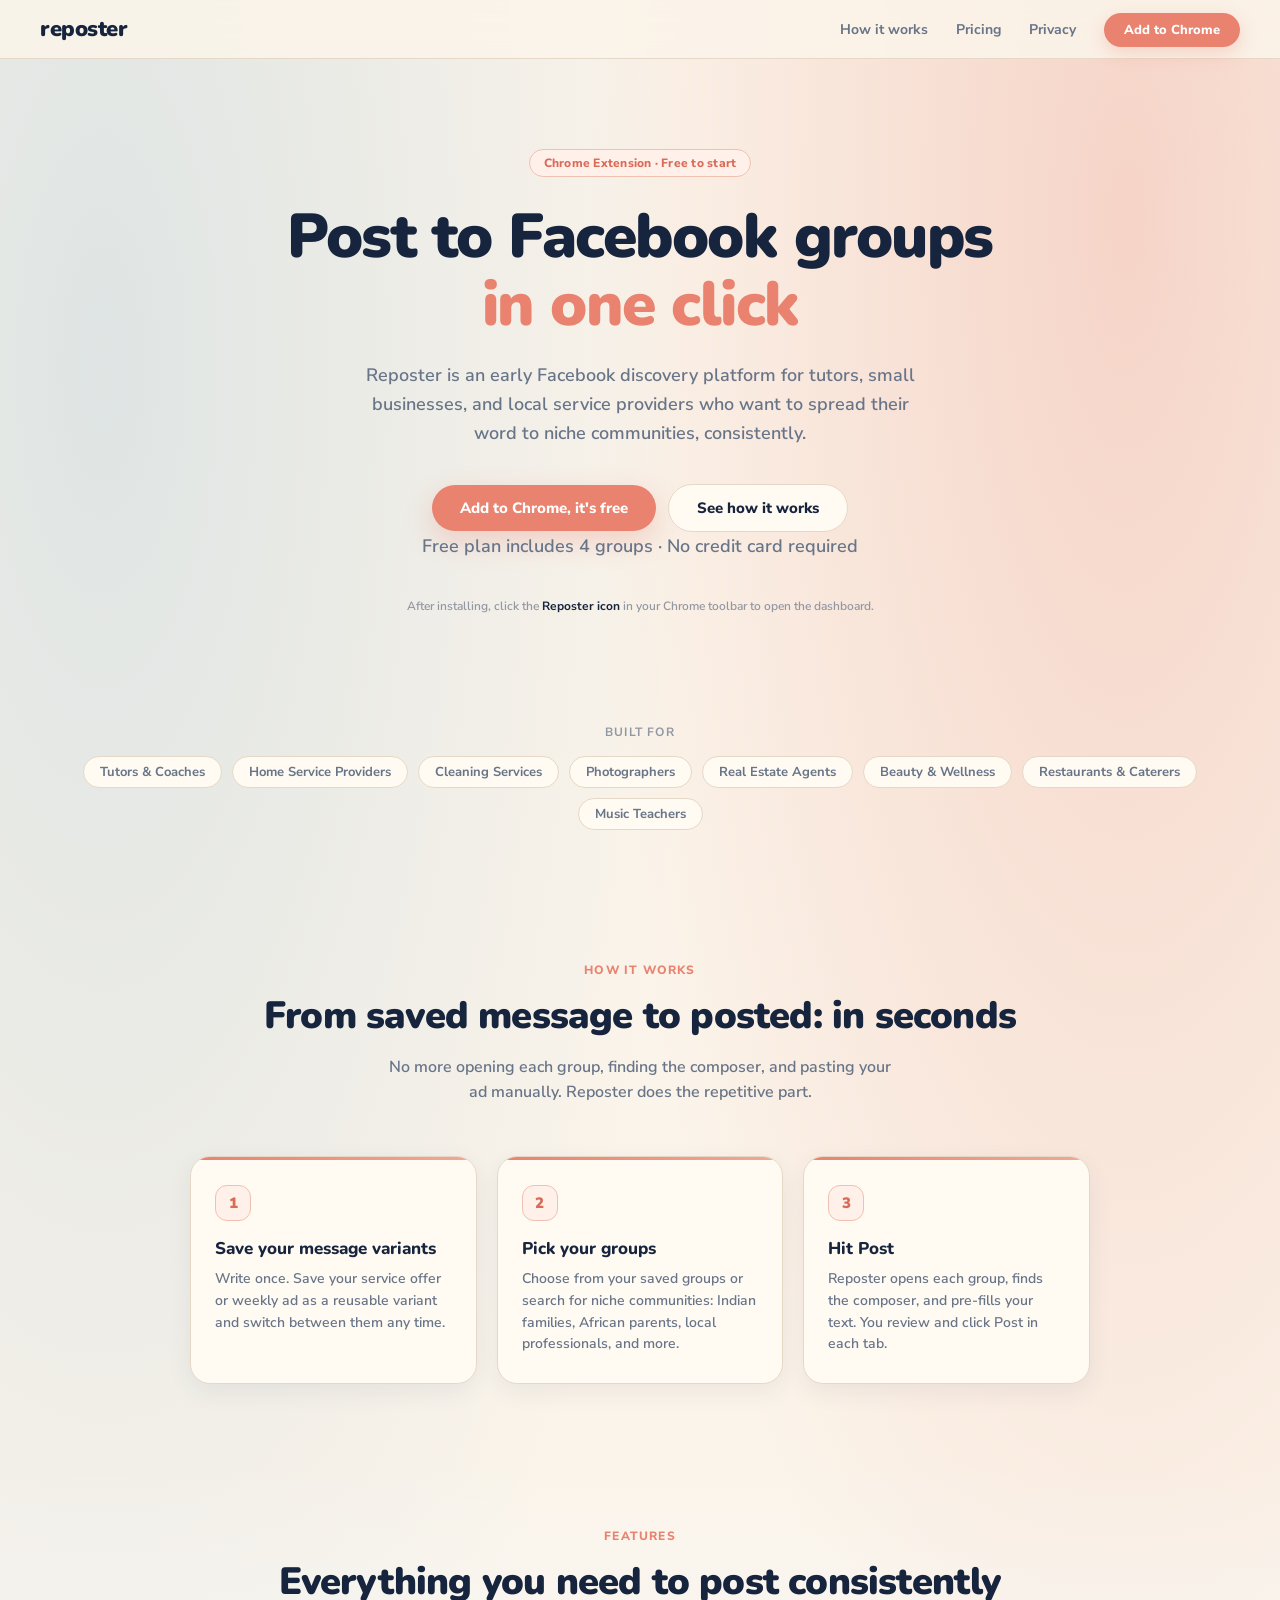
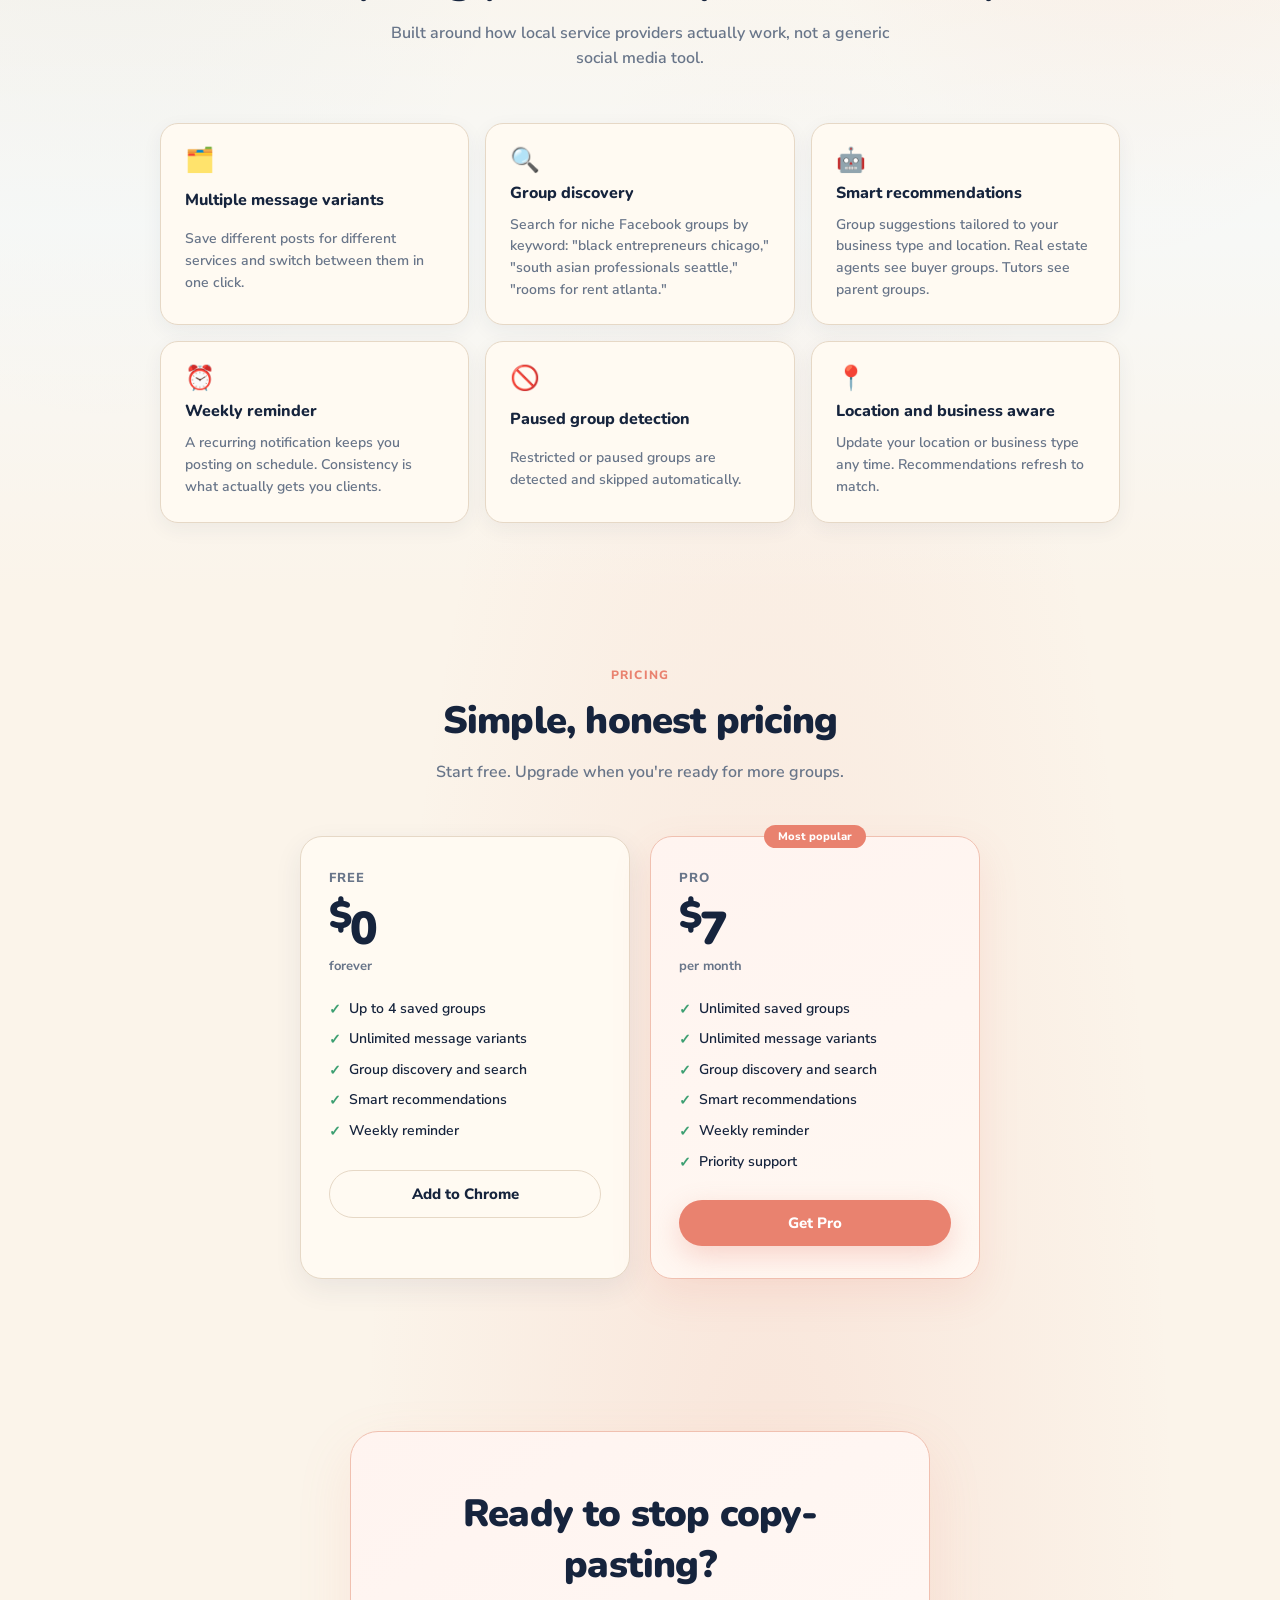
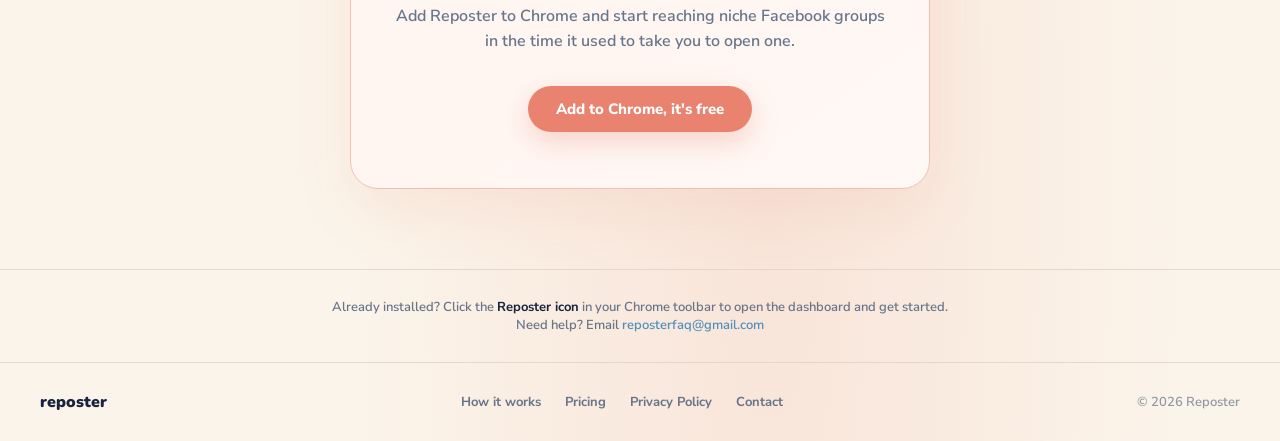
<file: index.html>
<!DOCTYPE html>
<html lang="en">
<head>
  <meta charset="UTF-8" />
  <meta name="viewport" content="width=device-width, initial-scale=1.0" />
  <title>Reposter — Post to Facebook Groups in One Click</title>
  <meta name="description" content="Reposter helps tutors, small businesses, and local service providers reach niche Facebook groups consistently." />
  <link rel="preconnect" href="https://fonts.googleapis.com" />
  <link href="https://fonts.googleapis.com/css2?family=Nunito:wght@400;600;700;800;900&family=Nunito+Sans:wght@400;600;700&display=swap" rel="stylesheet" />
  <style>
    *, *::before, *::after { box-sizing: border-box; margin: 0; padding: 0; }

    :root {
      --bg: #fbf4ea;
      --surface: #fffaf2;
      --surface-2: #f4fbff;
      --border: #e6d8c6;
      --text: #16243d;
      --muted: #687589;
      --subtle: #9298a3;
      --accent: #4c8fbd;
      --accent-strong: #2d78b7;
      --accent-deep: #1f5f96;
      --coral: #e9826f;
      --coral-mid: #d96b57;
      --coral-soft: #fff0ea;
      --coral-border: #f0c0b0;
      --success: #3d9f72;
    }

    html { scroll-behavior: smooth; }

    body {
      font-family: "Nunito Sans", "Nunito", sans-serif;
      background:
        radial-gradient(ellipse at 8% 10%, rgba(94,158,199,0.18) 0%, transparent 36%),
        radial-gradient(ellipse at 88% 6%, rgba(233,130,111,0.28) 0%, transparent 34%),
        radial-gradient(ellipse at 60% 92%, rgba(233,130,111,0.14) 0%, transparent 38%),
        var(--bg);
      color: var(--text);
      min-height: 100vh;
      overflow-x: hidden;
    }

    a { color: var(--accent); text-decoration: none; }
    a:hover { color: var(--accent-deep); }

    /* NAV */
    nav {
      position: sticky;
      top: 0;
      z-index: 50;
      display: flex;
      align-items: center;
      justify-content: space-between;
      padding: 14px 40px;
      background: rgba(251,244,234,0.88);
      backdrop-filter: blur(12px);
      border-bottom: 1px solid var(--border);
    }

    .nav-brand {
      font-family: "Nunito", sans-serif;
      font-size: 22px;
      font-weight: 900;
      color: var(--text);
      letter-spacing: -0.5px;
    }

    .nav-links {
      display: flex;
      align-items: center;
      gap: 28px;
      font-size: 14px;
      font-weight: 700;
      list-style: none;
    }

    .nav-links a { color: var(--muted); }
    .nav-links a:hover { color: var(--text); }

    .nav-cta {
      padding: 8px 20px;
      background: var(--coral);
      color: white !important;
      border-radius: 999px;
      font-weight: 800;
      font-size: 13px;
      box-shadow: 0 6px 18px rgba(233,130,111,0.28);
      transition: background 0.15s;
    }

    .nav-cta:hover { background: var(--coral-mid) !important; color: white !important; }

    /* HERO */
    .hero {
      max-width: 820px;
      margin: 0 auto;
      padding: 90px 32px 72px;
      text-align: center;
    }

    .hero-badge {
      display: inline-flex;
      align-items: center;
      gap: 6px;
      padding: 5px 14px;
      background: var(--coral-soft);
      border: 1px solid var(--coral-border);
      border-radius: 999px;
      font-size: 12px;
      font-weight: 800;
      color: var(--coral-mid);
      margin-bottom: 26px;
      letter-spacing: 0.02em;
    }

    .hero h1 {
      font-family: "Nunito", sans-serif;
      font-size: clamp(36px, 6vw, 62px);
      font-weight: 900;
      line-height: 1.1;
      letter-spacing: -1.5px;
      margin-bottom: 22px;
      color: var(--text);
    }

    .hero h1 em {
      font-style: normal;
      color: var(--coral);
    }

    .hero p {
      font-size: 18px;
      color: var(--muted);
      line-height: 1.6;
      max-width: 580px;
      margin: 0 auto 36px;
      font-weight: 600;
    }

    .hero-actions {
      display: flex;
      align-items: center;
      justify-content: center;
      gap: 12px;
      flex-wrap: wrap;
    }

    .btn-primary {
      padding: 13px 28px;
      background: var(--coral);
      color: white;
      border-radius: 999px;
      font-weight: 800;
      font-size: 15px;
      box-shadow: 0 10px 28px rgba(233,130,111,0.3);
      transition: transform 0.15s, background 0.15s;
      display: inline-block;
    }

    .btn-primary:hover {
      color: white;
      background: var(--coral-mid);
      transform: translateY(-1px);
    }

    .btn-secondary {
      padding: 13px 28px;
      background: var(--surface);
      color: var(--text);
      border: 1px solid var(--border);
      border-radius: 999px;
      font-weight: 800;
      font-size: 15px;
      transition: border-color 0.15s, background 0.15s;
      display: inline-block;
    }

    .btn-secondary:hover {
      color: var(--text);
      background: #edf8fc;
      border-color: #b9d4e3;
    }

    .hero-note {
      margin-top: 18px;
      font-size: 13px;
      color: var(--subtle);
      font-weight: 600;
    }

    /* PROOF STRIP */
    .proof-strip {
      text-align: center;
      padding: 0 32px 60px;
    }

    .proof-strip p {
      font-size: 12px;
      color: var(--subtle);
      font-weight: 700;
      margin-bottom: 16px;
      text-transform: uppercase;
      letter-spacing: 0.1em;
    }

    .proof-pills {
      display: flex;
      flex-wrap: wrap;
      justify-content: center;
      gap: 10px;
    }

    .proof-pill {
      padding: 6px 16px;
      background: var(--surface);
      border: 1px solid var(--border);
      border-radius: 999px;
      font-size: 13px;
      font-weight: 700;
      color: var(--muted);
    }

    /* SECTIONS */
    section { padding: 72px 32px; }

    .section-label {
      text-align: center;
      font-size: 12px;
      font-weight: 800;
      color: var(--coral);
      text-transform: uppercase;
      letter-spacing: 0.1em;
      margin-bottom: 12px;
    }

    h2 {
      font-family: "Nunito", sans-serif;
      font-size: clamp(26px, 4vw, 38px);
      font-weight: 900;
      letter-spacing: -0.8px;
      text-align: center;
      margin-bottom: 14px;
    }

    .section-sub {
      text-align: center;
      color: var(--muted);
      font-size: 16px;
      font-weight: 600;
      max-width: 520px;
      margin: 0 auto 52px;
      line-height: 1.55;
    }

    /* HOW IT WORKS */
    .steps {
      display: grid;
      grid-template-columns: repeat(auto-fit, minmax(220px, 1fr));
      gap: 20px;
      max-width: 900px;
      margin: 0 auto;
    }

    .step {
      background: var(--surface);
      border: 1px solid var(--border);
      border-radius: 20px;
      padding: 28px 24px;
      box-shadow: 0 8px 24px rgba(41,54,83,0.07);
      position: relative;
      overflow: hidden;
    }

    .step::before {
      content: "";
      position: absolute;
      top: 0; left: 0; right: 0;
      height: 3px;
      background: linear-gradient(90deg, var(--coral), #f0a896);
    }

    .step-num {
      width: 36px;
      height: 36px;
      border-radius: 12px;
      background: var(--coral-soft);
      border: 1px solid var(--coral-border);
      display: flex;
      align-items: center;
      justify-content: center;
      font-size: 15px;
      font-weight: 900;
      color: var(--coral-mid);
      margin-bottom: 16px;
    }

    .step h3 {
      font-family: "Nunito", sans-serif;
      font-size: 17px;
      font-weight: 800;
      margin-bottom: 8px;
    }

    .step p {
      font-size: 14px;
      color: var(--muted);
      line-height: 1.55;
      font-weight: 600;
    }

    /* FEATURES */
    .features-bg {
      background: linear-gradient(180deg, transparent, rgba(244,251,255,0.6), transparent);
    }

    .features-grid {
      display: grid;
      grid-template-columns: repeat(auto-fit, minmax(260px, 1fr));
      gap: 16px;
      max-width: 960px;
      margin: 0 auto;
    }

    .feature {
      background: var(--surface);
      border: 1px solid var(--border);
      border-radius: 18px;
      padding: 24px;
      box-shadow: 0 6px 20px rgba(41,54,83,0.06);
      display: grid;
      gap: 10px;
    }

    .feature-icon { font-size: 24px; line-height: 1; }

    .feature h3 {
      font-family: "Nunito", sans-serif;
      font-size: 16px;
      font-weight: 800;
    }

    .feature p {
      font-size: 14px;
      color: var(--muted);
      line-height: 1.55;
      font-weight: 600;
    }

    /* PRICING */
    .pricing-grid {
      display: grid;
      grid-template-columns: repeat(auto-fit, minmax(280px, 1fr));
      gap: 20px;
      max-width: 680px;
      margin: 0 auto;
    }

    .plan {
      background: var(--surface);
      border: 1px solid var(--border);
      border-radius: 22px;
      padding: 32px 28px;
      box-shadow: 0 10px 28px rgba(41,54,83,0.08);
    }

    .plan.featured {
      background: linear-gradient(160deg, #fff4f0, #fff8f2);
      border-color: var(--coral-border);
      box-shadow: 0 16px 40px rgba(233,130,111,0.14);
      position: relative;
    }

    .plan-badge {
      position: absolute;
      top: -12px;
      left: 50%;
      transform: translateX(-50%);
      padding: 4px 14px;
      background: var(--coral);
      color: white;
      border-radius: 999px;
      font-size: 11px;
      font-weight: 800;
      white-space: nowrap;
    }

    .plan-name {
      font-size: 13px;
      font-weight: 800;
      color: var(--muted);
      text-transform: uppercase;
      letter-spacing: 0.08em;
      margin-bottom: 10px;
    }

    .plan-price {
      font-family: "Nunito", sans-serif;
      font-size: 46px;
      font-weight: 900;
      letter-spacing: -2px;
      line-height: 1;
      margin-bottom: 4px;
    }

    .plan-period {
      font-size: 13px;
      color: var(--muted);
      font-weight: 700;
      margin-bottom: 24px;
    }

    .plan-features {
      list-style: none;
      display: grid;
      gap: 10px;
      margin-bottom: 28px;
    }

    .plan-features li {
      display: flex;
      align-items: flex-start;
      gap: 8px;
      font-size: 14px;
      font-weight: 600;
      color: var(--text);
      line-height: 1.4;
    }

    .plan-features li::before {
      content: "✓";
      color: var(--success);
      font-weight: 900;
      flex-shrink: 0;
      margin-top: 1px;
    }

    /* CTA */
    .cta-section {
      text-align: center;
      padding: 80px 32px;
    }

    .cta-card {
      max-width: 580px;
      margin: 0 auto;
      background: linear-gradient(145deg, #fff4f0, #fff8f4);
      border: 1px solid var(--coral-border);
      border-radius: 28px;
      padding: 56px 40px;
      box-shadow: 0 20px 56px rgba(233,130,111,0.12);
    }

    .cta-card h2 { margin-bottom: 14px; }

    .cta-card p {
      color: var(--muted);
      font-size: 16px;
      font-weight: 600;
      margin-bottom: 32px;
      line-height: 1.55;
    }

    /* FOOTER */
    footer {
      border-top: 1px solid var(--border);
      padding: 28px 40px;
      display: flex;
      align-items: center;
      justify-content: space-between;
      flex-wrap: wrap;
      gap: 12px;
    }

    .footer-brand {
      font-family: "Nunito", sans-serif;
      font-weight: 900;
      font-size: 16px;
      color: var(--text);
    }

    .footer-links {
      display: flex;
      gap: 24px;
      font-size: 13px;
      font-weight: 700;
    }

    .footer-links a { color: var(--muted); }
    .footer-links a:hover { color: var(--text); }

    .footer-copy {
      font-size: 13px;
      color: var(--subtle);
      font-weight: 600;
    }

    /* ANIMATIONS */
    @keyframes fadeUp {
      from { opacity: 0; transform: translateY(22px); }
      to   { opacity: 1; transform: translateY(0); }
    }

    .hero-badge   { animation: fadeUp 0.5s ease both; }
    .hero h1      { animation: fadeUp 0.5s ease 0.1s both; }
    .hero p       { animation: fadeUp 0.5s ease 0.2s both; }
    .hero-actions { animation: fadeUp 0.5s ease 0.3s both; }
    .hero-note    { animation: fadeUp 0.5s ease 0.4s both; }

    @media (max-width: 600px) {
      nav { padding: 12px 20px; }
      .nav-links { gap: 14px; }
      section { padding: 52px 20px; }
      .cta-card { padding: 36px 24px; }
      footer { flex-direction: column; text-align: center; padding: 24px 20px; }
    }
  </style>
</head>
<body>

  <nav>
    <span class="nav-brand">reposter</span>
    <ul class="nav-links">
      <li><a href="#how-it-works">How it works</a></li>
      <li><a href="#pricing">Pricing</a></li>
      <li><a href="privacy.html">Privacy</a></li>
      <li><a href="https://chromewebstore.google.com/detail/reposter/klcefljmljgkojnjffjhpbmocnjdphlp" class="nav-cta">Add to Chrome</a></li>
    </ul>
  </nav>

  <!-- HERO -->
  <section class="hero">
    <div class="hero-badge">Chrome Extension · Free to start</div>
    <h1>Post to Facebook groups<br /><em>in one click</em></h1>
    <p>Reposter is an early Facebook discovery platform for tutors, small businesses, and local service providers who want to spread their word to niche communities, consistently.</p>
    <div class="hero-actions">
      <a href="https://chromewebstore.google.com/detail/reposter/klcefljmljgkojnjffjhpbmocnjdphlp" class="btn-primary">Add to Chrome, it's free</a>
      <a href="#how-it-works" class="btn-secondary">See how it works</a>
    </div>
    <p class="hero-note">Free plan includes 4 groups · No credit card required</p>
    <p style="margin-top:10px;font-size:12px;color:var(--subtle);font-weight:600;">After installing, click the <strong style="color:var(--text);">Reposter icon</strong> in your Chrome toolbar to open the dashboard.</p>
  </section>

  <!-- PROOF STRIP -->
  <div class="proof-strip">
    <p>Built for</p>
    <div class="proof-pills">
      <span class="proof-pill">Tutors &amp; Coaches</span>
      <span class="proof-pill">Home Service Providers</span>
      <span class="proof-pill">Cleaning Services</span>
      <span class="proof-pill">Photographers</span>
      <span class="proof-pill">Real Estate Agents</span>
      <span class="proof-pill">Beauty &amp; Wellness</span>
      <span class="proof-pill">Restaurants &amp; Caterers</span>
      <span class="proof-pill">Music Teachers</span>
    </div>
  </div>

  <!-- HOW IT WORKS -->
  <section id="how-it-works">
    <p class="section-label">How it works</p>
    <h2>From saved message to posted: in seconds</h2>
    <p class="section-sub">No more opening each group, finding the composer, and pasting your ad manually. Reposter does the repetitive part.</p>
    <div class="steps">
      <div class="step">
        <div class="step-num">1</div>
        <h3>Save your message variants</h3>
        <p>Write once. Save your service offer or weekly ad as a reusable variant and switch between them any time.</p>
      </div>
      <div class="step">
        <div class="step-num">2</div>
        <h3>Pick your groups</h3>
        <p>Choose from your saved groups or search for niche communities: Indian families, African parents, local professionals, and more.</p>
      </div>
      <div class="step">
        <div class="step-num">3</div>
        <h3>Hit Post</h3>
        <p>Reposter opens each group, finds the composer, and pre-fills your text. You review and click Post in each tab.</p>
      </div>
    </div>
  </section>

  <!-- FEATURES -->
  <section class="features-bg">
    <p class="section-label">Features</p>
    <h2>Everything you need to post consistently</h2>
    <p class="section-sub">Built around how local service providers actually work, not a generic social media tool.</p>
    <div class="features-grid">
      <div class="feature">
        <div class="feature-icon">🗂️</div>
        <h3>Multiple message variants</h3>
        <p>Save different posts for different services and switch between them in one click.</p>
      </div>
      <div class="feature">
        <div class="feature-icon">🔍</div>
        <h3>Group discovery</h3>
        <p>Search for niche Facebook groups by keyword: "black entrepreneurs chicago," "south asian professionals seattle," "rooms for rent atlanta."</p>
      </div>
      <div class="feature">
        <div class="feature-icon">🤖</div>
        <h3>Smart recommendations</h3>
        <p>Group suggestions tailored to your business type and location. Real estate agents see buyer groups. Tutors see parent groups.</p>
      </div>
      <div class="feature">
        <div class="feature-icon">⏰</div>
        <h3>Weekly reminder</h3>
        <p>A recurring notification keeps you posting on schedule. Consistency is what actually gets you clients.</p>
      </div>
      <div class="feature">
        <div class="feature-icon">🚫</div>
        <h3>Paused group detection</h3>
        <p>Restricted or paused groups are detected and skipped automatically.</p>
      </div>
      <div class="feature">
        <div class="feature-icon">📍</div>
        <h3>Location and business aware</h3>
        <p>Update your location or business type any time. Recommendations refresh to match.</p>
      </div>
    </div>
  </section>

  <!-- PRICING -->
  <section id="pricing">
    <p class="section-label">Pricing</p>
    <h2>Simple, honest pricing</h2>
    <p class="section-sub">Start free. Upgrade when you're ready for more groups.</p>
    <div class="pricing-grid">
      <div class="plan">
        <p class="plan-name">Free</p>
        <div class="plan-price"><sup>$</sup>0</div>
        <p class="plan-period">forever</p>
        <ul class="plan-features">
          <li>Up to 4 saved groups</li>
          <li>Unlimited message variants</li>
          <li>Group discovery and search</li>
          <li>Smart recommendations</li>
          <li>Weekly reminder</li>
        </ul>
        <a href="https://chromewebstore.google.com/detail/reposter/klcefljmljgkojnjffjhpbmocnjdphlp" class="btn-secondary" style="display:block;text-align:center;">Add to Chrome</a>
      </div>
      <div class="plan featured">
        <div class="plan-badge">Most popular</div>
        <p class="plan-name">Pro</p>
        <div class="plan-price"><sup>$</sup>7</div>
        <p class="plan-period">per month</p>
        <ul class="plan-features">
          <li>Unlimited saved groups</li>
          <li>Unlimited message variants</li>
          <li>Group discovery and search</li>
          <li>Smart recommendations</li>
          <li>Weekly reminder</li>
          <li>Priority support</li>
        </ul>
        <a href="https://chromewebstore.google.com/detail/reposter/klcefljmljgkojnjffjhpbmocnjdphlp" class="btn-primary" style="display:block;text-align:center;">Get Pro</a>
      </div>
    </div>
  </section>

  <!-- CTA -->
  <section class="cta-section">
    <div class="cta-card">
      <h2>Ready to stop copy-pasting?</h2>
      <p>Add Reposter to Chrome and start reaching niche Facebook groups in the time it used to take you to open one.</p>
      <a href="https://chromewebstore.google.com/detail/reposter/klcefljmljgkojnjffjhpbmocnjdphlp" class="btn-primary">Add to Chrome, it's free</a>
    </div>
  </section>

  <div style="text-align:center;padding:28px 32px;border-top:1px solid var(--border);">
    <p style="font-size:13px;color:var(--muted);font-weight:600;">
      Already installed? Click the <strong style="color:var(--text);">Reposter icon</strong> in your Chrome toolbar to open the dashboard and get started.
      <br/>Need help? Email <a href="mailto:reposterfaq@gmail.com" style="color:var(--accent);">reposterfaq@gmail.com</a>
    </p>
  </div>
  <footer>
    <span class="footer-brand">reposter</span>
    <div class="footer-links">
      <a href="#how-it-works">How it works</a>
      <a href="#pricing">Pricing</a>
      <a href="privacy.html">Privacy Policy</a>
      <a href="mailto:reposterfaq@gmail.com">Contact</a>
    </div>
    <span class="footer-copy">© 2026 Reposter</span>
  </footer>

</body>
</html>
</file>
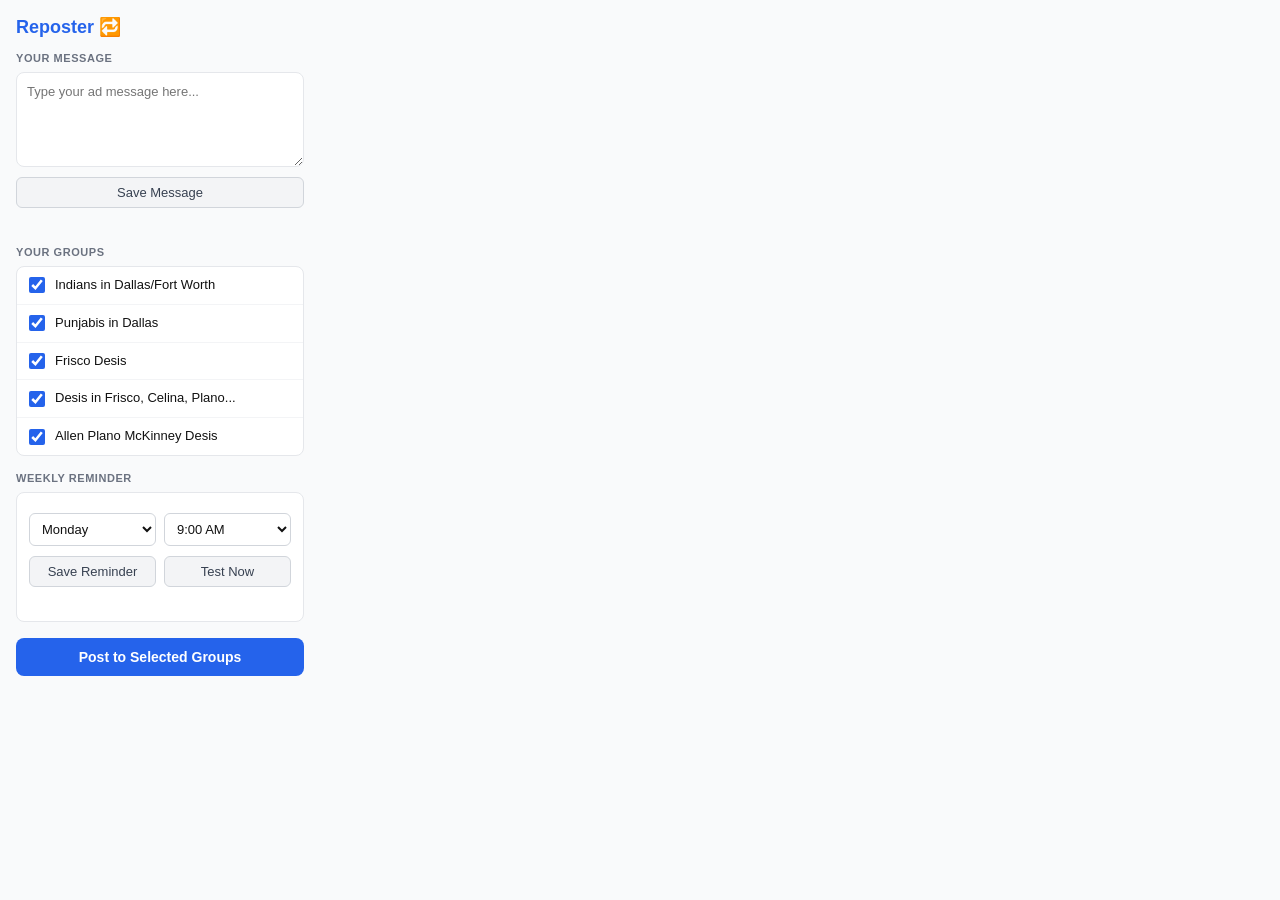
<file: popup.html>
<!DOCTYPE html>
<html>
  <head>
    <meta charset="UTF-8" />
    <style>
      * { box-sizing: border-box; margin: 0; padding: 0; }

      body {
        width: 320px;
        padding: 16px;
        font-family: Arial, sans-serif;
        background: #f9fafb;
        color: #111;
      }

      h1 {
        font-size: 18px;
        color: #2563eb;
        margin-bottom: 14px;
      }

      .section-label {
        font-size: 11px;
        font-weight: bold;
        text-transform: uppercase;
        color: #6b7280;
        margin-bottom: 8px;
        letter-spacing: 0.05em;
      }

      textarea {
        width: 100%;
        padding: 10px;
        border: 1px solid #e5e7eb;
        border-radius: 8px;
        font-size: 13px;
        font-family: Arial, sans-serif;
        resize: vertical;
        color: #111;
        background: white;
        line-height: 1.4;
      }

      .group-list {
        background: white;
        border: 1px solid #e5e7eb;
        border-radius: 8px;
        overflow: hidden;
        margin-bottom: 16px;
      }

      .group-item {
        display: flex;
        align-items: center;
        gap: 10px;
        padding: 10px 12px;
        border-bottom: 1px solid #f3f4f6;
        cursor: pointer;
      }

      .group-item:last-child { border-bottom: none; }

      .group-item input[type="checkbox"] {
        width: 16px;
        height: 16px;
        accent-color: #2563eb;
        cursor: pointer;
        flex-shrink: 0;
      }

      .group-item label {
        font-size: 13px;
        cursor: pointer;
        line-height: 1.3;
      }

      .reminder-box {
        background: white;
        border: 1px solid #e5e7eb;
        border-radius: 8px;
        padding: 12px;
        margin-bottom: 16px;
      }

      .reminder-row {
        display: flex;
        gap: 8px;
        margin-top: 8px;
      }

      select {
        flex: 1;
        padding: 7px 8px;
        border: 1px solid #d1d5db;
        border-radius: 6px;
        font-size: 13px;
        background: white;
        color: #111;
        cursor: pointer;
      }

      .btn-row {
        display: flex;
        gap: 8px;
        margin-top: 10px;
      }

      .save-btn {
        flex: 1;
        padding: 7px;
        background: #f3f4f6;
        color: #374151;
        border: 1px solid #d1d5db;
        border-radius: 6px;
        font-size: 13px;
        cursor: pointer;
      }

      .save-btn:hover { background: #e5e7eb; }

      .saved-msg {
        font-size: 12px;
        color: #16a34a;
        text-align: center;
        margin-top: 6px;
        min-height: 16px;
      }

      .post-btn {
        width: 100%;
        padding: 11px;
        background: #2563eb;
        color: white;
        border: none;
        border-radius: 8px;
        font-size: 14px;
        font-weight: bold;
        cursor: pointer;
      }

      .post-btn:hover { background: #1d4ed8; }
      .post-btn:disabled { background: #93c5fd; cursor: not-allowed; }

      .status {
        font-size: 12px;
        color: #6b7280;
        text-align: center;
        margin-top: 8px;
        min-height: 16px;
      }
    </style>
  </head>
  <body>
    <h1>Reposter 🔁</h1>

    <div class="section-label">Your Message</div>
    <div style="margin-bottom: 16px;">
      <textarea id="postText" rows="4" placeholder="Type your ad message here..."></textarea>
      <button class="save-btn" id="saveMessage" style="width:100%; margin-top:6px;">Save Message</button>
      <div class="saved-msg" id="messageSaved"></div>
    </div>

    <div class="section-label">Your Groups</div>
    <div class="group-list">
      <div class="group-item">
        <input type="checkbox" id="g1" checked />
        <label for="g1">Indians in Dallas/Fort Worth</label>
      </div>
      <div class="group-item">
        <input type="checkbox" id="g2" checked />
        <label for="g2">Punjabis in Dallas</label>
      </div>
      <div class="group-item">
        <input type="checkbox" id="g3" checked />
        <label for="g3">Frisco Desis</label>
      </div>
      <div class="group-item">
        <input type="checkbox" id="g4" checked />
        <label for="g4">Desis in Frisco, Celina, Plano...</label>
      </div>
      <div class="group-item">
        <input type="checkbox" id="g5" checked />
        <label for="g5">Allen Plano McKinney Desis</label>
      </div>
    </div>

    <div class="section-label">Weekly Reminder</div>
    <div class="reminder-box">
      <div class="reminder-row">
        <select id="reminderDay">
          <option value="0">Sunday</option>
          <option value="1" selected>Monday</option>
          <option value="2">Tuesday</option>
          <option value="3">Wednesday</option>
          <option value="4">Thursday</option>
          <option value="5">Friday</option>
          <option value="6">Saturday</option>
        </select>
        <select id="reminderTime">
          <option value="6">6:00 AM</option>
          <option value="7">7:00 AM</option>
          <option value="8">8:00 AM</option>
          <option value="9" selected>9:00 AM</option>
          <option value="10">10:00 AM</option>
          <option value="11">11:00 AM</option>
          <option value="12">12:00 PM</option>
          <option value="13">1:00 PM</option>
          <option value="14">2:00 PM</option>
          <option value="15">3:00 PM</option>
          <option value="16">4:00 PM</option>
          <option value="17">5:00 PM</option>
          <option value="18">6:00 PM</option>
          <option value="19">7:00 PM</option>
          <option value="20">8:00 PM</option>
          <option value="21">9:00 PM</option>
          <option value="22">10:00 PM</option>
          <option value="23">11:00 PM</option>
        </select>
      </div>
      <div class="btn-row">
        <button class="save-btn" id="saveReminder">Save Reminder</button>
        <button class="save-btn" id="testReminder">Test Now</button>
      </div>
      <div class="saved-msg" id="savedMsg"></div>
    </div>

    <button class="post-btn" id="postBtn">Post to Selected Groups</button>
    <div class="status" id="status"></div>

    <script src="popup.js"></script>
  </body>
</html>
</file>
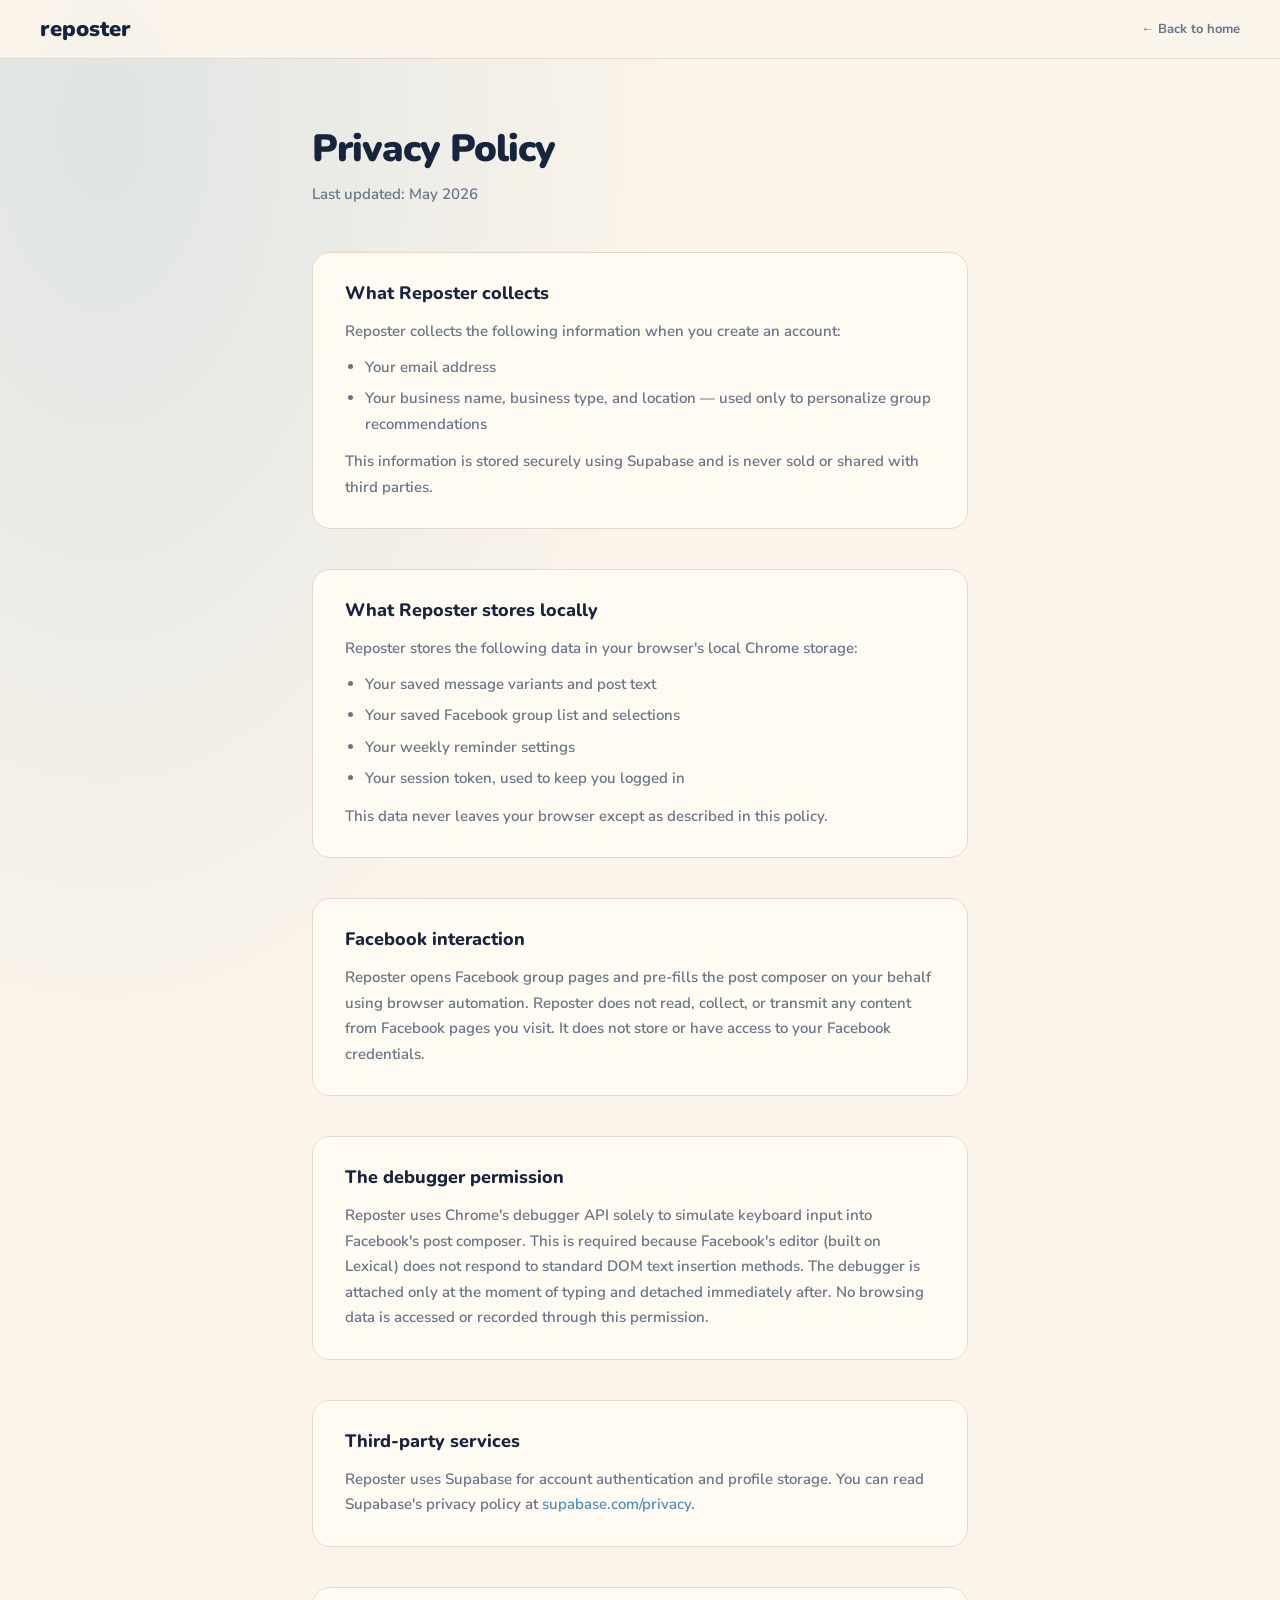
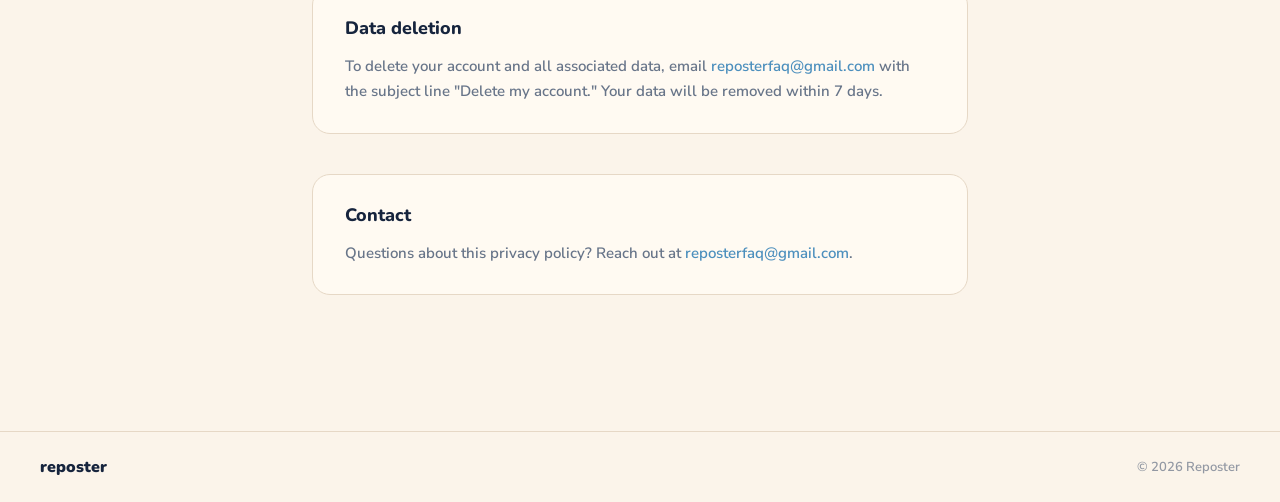
<file: privacy.html>
<!DOCTYPE html>
<html lang="en">
<head>
  <meta charset="UTF-8" />
  <meta name="viewport" content="width=device-width, initial-scale=1.0" />
  <title>Privacy Policy — Reposter</title>
  <link rel="preconnect" href="https://fonts.googleapis.com" />
  <link href="https://fonts.googleapis.com/css2?family=Nunito:wght@700;800;900&family=Nunito+Sans:wght@400;600;700&display=swap" rel="stylesheet" />
  <style>
    *, *::before, *::after { box-sizing: border-box; margin: 0; padding: 0; }

    :root {
      --bg: #fbf4ea;
      --surface: #fffaf2;
      --border: #e6d8c6;
      --text: #16243d;
      --muted: #687589;
      --subtle: #9298a3;
      --accent: #4c8fbd;
      --accent-strong: #2d78b7;
      --accent-deep: #1f5f96;
    }

    body {
      font-family: "Nunito Sans", "Nunito", sans-serif;
      background:
        radial-gradient(ellipse at 8% 6%, rgba(94,158,199,0.18) 0%, transparent 34%),
        var(--bg);
      color: var(--text);
      min-height: 100vh;
    }

    nav {
      display: flex;
      align-items: center;
      justify-content: space-between;
      padding: 14px 40px;
      border-bottom: 1px solid var(--border);
      background: rgba(251,244,234,0.9);
      backdrop-filter: blur(10px);
    }

    .nav-brand {
      font-family: "Nunito", sans-serif;
      font-size: 22px;
      font-weight: 900;
      color: var(--text);
      text-decoration: none;
    }

    .nav-back {
      font-size: 13px;
      font-weight: 700;
      color: var(--muted);
      text-decoration: none;
    }

    .nav-back:hover { color: var(--text); }

    .page {
      max-width: 720px;
      margin: 0 auto;
      padding: 64px 32px 96px;
    }

    .page-header {
      margin-bottom: 48px;
    }

    .page-header h1 {
      font-family: "Nunito", sans-serif;
      font-size: 38px;
      font-weight: 900;
      letter-spacing: -1px;
      margin-bottom: 10px;
    }

    .page-header p {
      color: var(--muted);
      font-size: 15px;
      font-weight: 600;
    }

    .policy-section {
      margin-bottom: 40px;
      background: var(--surface);
      border: 1px solid var(--border);
      border-radius: 18px;
      padding: 28px 32px;
    }

    .policy-section h2 {
      font-family: "Nunito", sans-serif;
      font-size: 18px;
      font-weight: 800;
      margin-bottom: 14px;
      color: var(--text);
    }

    .policy-section p,
    .policy-section li {
      font-size: 15px;
      color: var(--muted);
      line-height: 1.7;
      font-weight: 600;
    }

    .policy-section ul {
      padding-left: 20px;
      display: grid;
      gap: 6px;
      margin-top: 10px;
    }

    .policy-section a {
      color: var(--accent);
      text-decoration: none;
    }

    .policy-section a:hover { color: var(--accent-deep); }

    footer {
      border-top: 1px solid var(--border);
      padding: 24px 40px;
      display: flex;
      align-items: center;
      justify-content: space-between;
      flex-wrap: wrap;
      gap: 10px;
    }

    .footer-brand {
      font-family: "Nunito", sans-serif;
      font-weight: 900;
      font-size: 16px;
    }

    .footer-copy {
      font-size: 13px;
      color: var(--subtle);
      font-weight: 600;
    }
  </style>
</head>
<body>

  <nav>
    <a href="index.html" class="nav-brand">reposter</a>
    <a href="index.html" class="nav-back">← Back to home</a>
  </nav>

  <div class="page">
    <div class="page-header">
      <h1>Privacy Policy</h1>
      <p>Last updated: May 2026</p>
    </div>

    <div class="policy-section">
      <h2>What Reposter collects</h2>
      <p>Reposter collects the following information when you create an account:</p>
      <ul>
        <li>Your email address</li>
        <li>Your business name, business type, and location — used only to personalize group recommendations</li>
      </ul>
      <p style="margin-top:12px;">This information is stored securely using Supabase and is never sold or shared with third parties.</p>
    </div>

    <div class="policy-section">
      <h2>What Reposter stores locally</h2>
      <p>Reposter stores the following data in your browser's local Chrome storage:</p>
      <ul>
        <li>Your saved message variants and post text</li>
        <li>Your saved Facebook group list and selections</li>
        <li>Your weekly reminder settings</li>
        <li>Your session token, used to keep you logged in</li>
      </ul>
      <p style="margin-top:12px;">This data never leaves your browser except as described in this policy.</p>
    </div>

    <div class="policy-section">
      <h2>Facebook interaction</h2>
      <p>Reposter opens Facebook group pages and pre-fills the post composer on your behalf using browser automation. Reposter does not read, collect, or transmit any content from Facebook pages you visit. It does not store or have access to your Facebook credentials.</p>
    </div>

    <div class="policy-section">
      <h2>The debugger permission</h2>
      <p>Reposter uses Chrome's debugger API solely to simulate keyboard input into Facebook's post composer. This is required because Facebook's editor (built on Lexical) does not respond to standard DOM text insertion methods. The debugger is attached only at the moment of typing and detached immediately after. No browsing data is accessed or recorded through this permission.</p>
    </div>

    <div class="policy-section">
      <h2>Third-party services</h2>
      <p>Reposter uses Supabase for account authentication and profile storage. You can read Supabase's privacy policy at <a href="https://supabase.com/privacy" target="_blank">supabase.com/privacy</a>.</p>
    </div>

    <div class="policy-section">
      <h2>Data deletion</h2>
      <p>To delete your account and all associated data, email <a href="mailto:reposterfaq@gmail.com">reposterfaq@gmail.com</a> with the subject line "Delete my account." Your data will be removed within 7 days.</p>
    </div>

    <div class="policy-section">
      <h2>Contact</h2>
      <p>Questions about this privacy policy? Reach out at <a href="mailto:reposterfaq@gmail.com">reposterfaq@gmail.com</a>.</p>
    </div>
  </div>

  <footer>
    <span class="footer-brand">reposter</span>
    <span class="footer-copy">© 2026 Reposter</span>
  </footer>

</body>
</html>
</file>
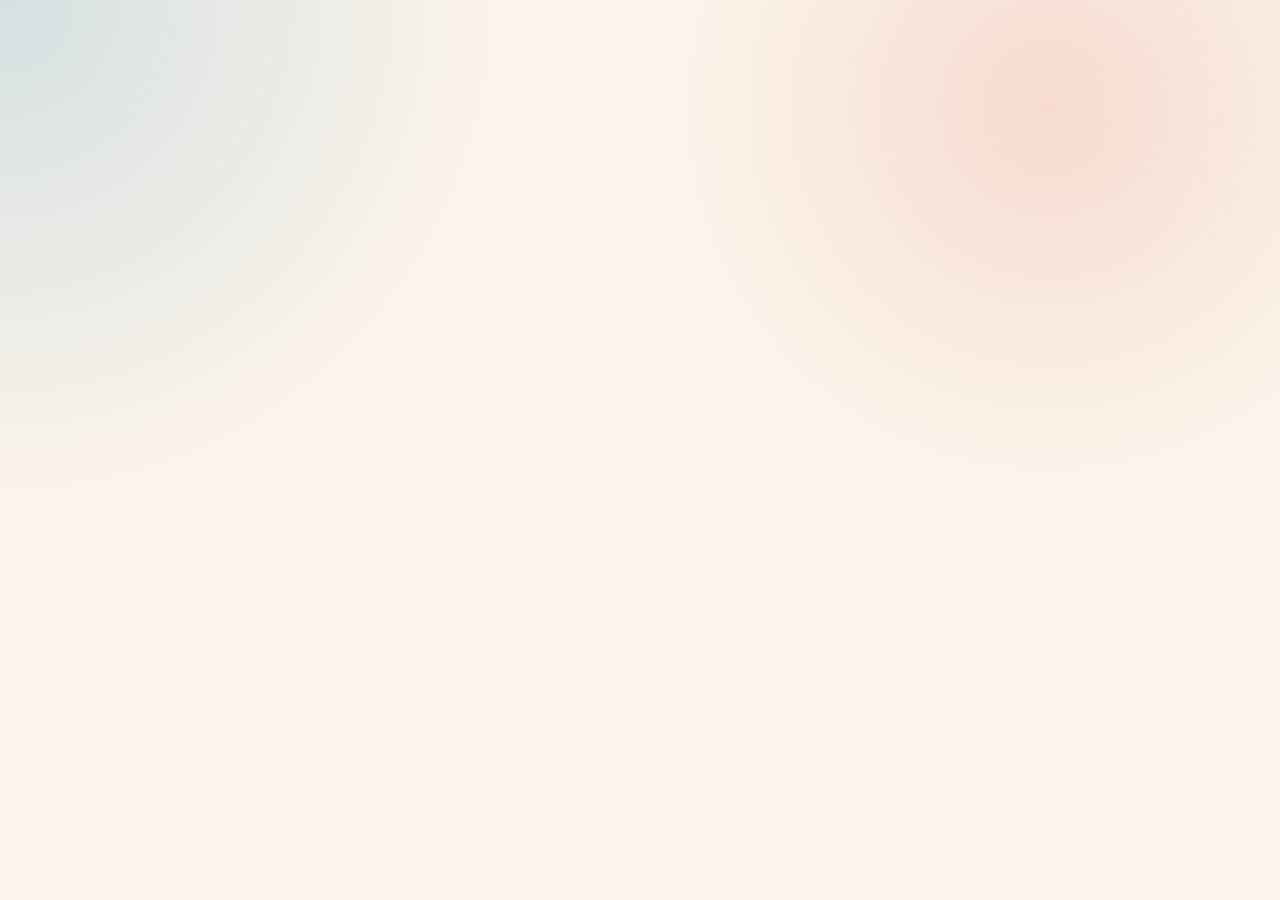
<file: chrome-extension/dashboard.html>
<!DOCTYPE html>
<html>
  <head>
    <meta charset="UTF-8" />
    <title>reposter dashboard</title>
    <link rel="preconnect" href="https://fonts.googleapis.com" />
  <link href="https://fonts.googleapis.com/css2?family=Nunito:wght@400;600;700;800;900&family=Nunito+Sans:wght@400;600;700&display=swap" rel="stylesheet" />
  <link rel="stylesheet" href="dashboard.css" />
  </head>
  <body>
    <main id="app"></main>
    <script src="supabase-config.js"></script>
    <script src="auth.js"></script>
    <script src="dashboard.js"></script>
  </body>
</html>
</file>
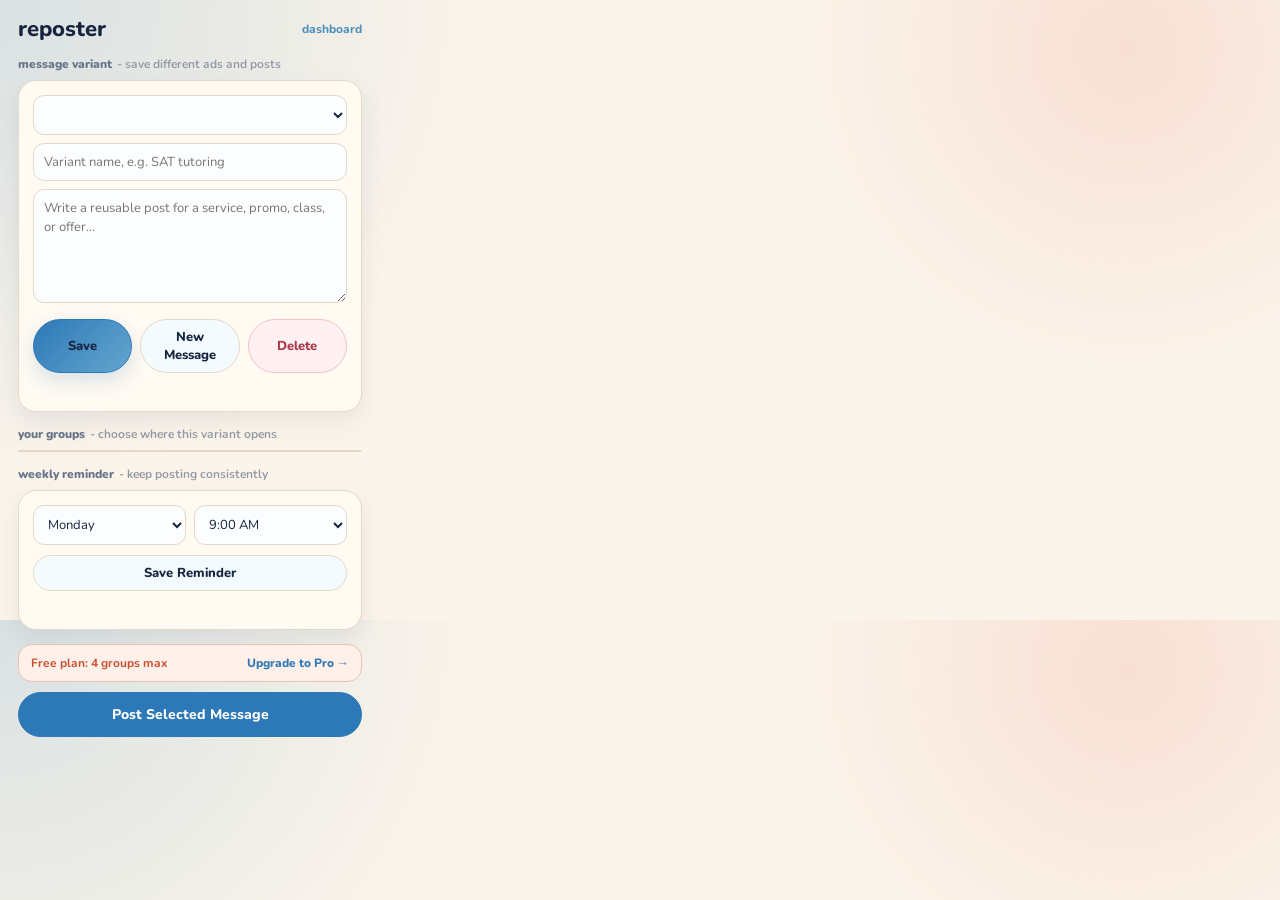
<file: chrome-extension/popup.html>
<!DOCTYPE html>
<html>
  <head>
    <meta charset="UTF-8" />
    <link rel="preconnect" href="https://fonts.googleapis.com" />
    <link href="https://fonts.googleapis.com/css2?family=Nunito:wght@400;600;700;800;900&display=swap" rel="stylesheet" />
    <style>
      * { box-sizing: border-box; margin: 0; padding: 0; }

      :root {
        color-scheme: light;
        --bg: #fbf4ea;
        --panel: #fffaf2;
        --panel-soft: #f4fbff;
        --border: #e6d8c6;
        --text: #16243d;
        --muted: #687589;
        --muted-soft: #9298a3;
        --accent: #4c8fbd;
        --accent-strong: #2d78b7;
        --accent-deep: #1f5f96;
        --coral: #e9826f;
        --danger: #c85c68;
        --success: #3d9f72;
      }

      body {
        width: 380px;
        max-height: 620px;
        overflow-y: auto;
        padding: 18px;
        font-family: "Nunito", "Nunito Sans", "Avenir Next", "Segoe UI", sans-serif;
        background:
          radial-gradient(circle at top left, rgba(94, 158, 199, 0.22), transparent 34%),
          radial-gradient(circle at 88% 8%, rgba(233, 130, 111, 0.18), transparent 26%),
          var(--bg);
        color: var(--text);
      }

      .topbar {
        display: flex;
        align-items: center;
        justify-content: space-between;
        margin-bottom: 16px;
      }

      h1 {
        font-size: 22px;
        font-weight: 800;
        line-height: 1;
        color: var(--text);
        letter-spacing: 0;
      }

      .top-note {
        color: var(--muted);
        font-size: 12px;
        font-weight: 750;
      }

      .link-button {
        padding: 0;
        background: transparent;
        border: none;
        color: var(--accent);
      }

      .link-button:hover {
        color: var(--text);
      }

      .section {
        margin-bottom: 14px;
      }

      .section-label {
        display: flex;
        align-items: center;
        gap: 5px;
        font-size: 12px;
        font-weight: 850;
        color: var(--muted);
        margin-bottom: 8px;
        letter-spacing: 0;
      }

      .section-note {
        color: var(--muted-soft);
        font-size: 12px;
        font-weight: 650;
      }

      .panel {
        background: var(--panel);
        border: 1px solid var(--border);
        border-radius: 18px;
        padding: 14px;
        box-shadow: 0 10px 24px rgba(41, 54, 83, 0.08);
      }

      input[type="text"],
      textarea,
      select {
        width: 100%;
        padding: 9px 10px;
        border: 1px solid var(--border);
        border-radius: 11px;
        font-size: 13px;
        font-family: "Nunito", "Nunito Sans", "Avenir Next", "Segoe UI", sans-serif;
        background: #fbfdff;
        color: var(--text);
        outline: none;
      }

      input[type="text"]:focus,
      textarea:focus,
      select:focus {
        border-color: var(--accent);
        box-shadow: 0 0 0 2px rgba(76, 143, 189, 0.14);
      }

      textarea {
        min-height: 108px;
        resize: vertical;
        line-height: 1.45;
        margin-top: 8px;
      }

      select {
        cursor: pointer;
      }

      .field-gap {
        margin-top: 8px;
      }

      .btn-row {
        display: flex;
        gap: 8px;
        margin-top: 10px;
      }

      button {
        border: none;
        border-radius: 999px;
        font-size: 13px;
        font-weight: 800;
        font-family: "Nunito", "Nunito Sans", "Avenir Next", "Segoe UI", sans-serif;
        cursor: pointer;
        transition: background 120ms ease, border-color 120ms ease, opacity 120ms ease;
      }

      .save-btn {
        flex: 1;
        padding: 8px;
        color: var(--text);
        background: var(--panel-soft);
        border: 1px solid var(--border);
      }

      .save-btn:hover {
        background: #ddf0f8;
        border-color: #b9d4e3;
      }

      .primary-btn {
        background: linear-gradient(135deg, var(--accent-strong), #64a6cf);
        border-color: var(--accent-strong);
        box-shadow: 0 8px 18px rgba(45, 120, 183, 0.18);
      }

      .primary-btn:hover {
        background: var(--accent-deep);
        border-color: var(--accent-deep);
      }

      .danger-btn {
        color: #a83a49;
        background: #fff0f2;
        border-color: #f3c1c8;
      }

      .danger-btn:hover {
        background: #ffe3e7;
      }

      .group-list {
        background: var(--panel);
        border: 1px solid var(--border);
        border-radius: 18px;
        overflow: hidden;
      }

      .group-item {
        display: flex;
        align-items: center;
        gap: 10px;
        padding: 10px 12px;
        border-bottom: 1px solid var(--border);
        cursor: pointer;
      }

      .group-item:last-child { border-bottom: none; }

      .group-item input[type="checkbox"] {
        width: 16px;
        height: 16px;
        accent-color: var(--accent);
        cursor: pointer;
        flex-shrink: 0;
      }

      .group-item label {
        font-size: 13px;
        cursor: pointer;
        line-height: 1.3;
        color: var(--text);
      }

      .empty-state {
        padding: 12px;
        color: var(--muted);
        font-size: 13px;
        line-height: 1.35;
      }

      .reminder-row {
        display: grid;
        grid-template-columns: 1fr 1fr;
        gap: 8px;
      }

      .saved-msg,
      .status {
        font-size: 12px;
        color: var(--muted);
        text-align: center;
        margin-top: 8px;
        min-height: 16px;
      }

      .saved-msg.success { color: var(--success); }
      .saved-msg.error,
      .status.error { color: var(--danger); }

      .post-btn {
        width: 100%;
        padding: 12px;
        background: var(--accent-strong);
        color: white;
        border: 1px solid var(--accent-strong);
        border-radius: 999px;
        font-size: 14px;
        font-weight: 800;
        font-family: "Nunito", "Nunito Sans", "Avenir Next", "Segoe UI", sans-serif;
      }

      .post-btn:hover { background: var(--accent-deep); }
      .post-btn:disabled {
        opacity: 0.55;
        cursor: not-allowed;
      }
    </style>
  </head>
  <body>
    <div class="topbar">
      <h1>reposter</h1>
      <button class="top-note link-button" id="openDashboard">dashboard</button>
    </div>

    <div class="section">
      <div class="section-label">
        <span>message variant</span>
        <span class="section-note">- save different ads and posts</span>
      </div>
      <div class="panel">
        <select id="variantSelect"></select>
        <input class="field-gap" type="text" id="variantName" placeholder="Variant name, e.g. SAT tutoring" />
        <textarea id="postText" rows="5" placeholder="Write a reusable post for a service, promo, class, or offer..."></textarea>
        <div class="btn-row">
          <button class="save-btn primary-btn" id="saveVariant">Save</button>
          <button class="save-btn" id="newVariant">New Message</button>
          <button class="save-btn danger-btn" id="deleteVariant">Delete</button>
        </div>
        <div class="saved-msg" id="messageSaved"></div>
      </div>
    </div>

    <div class="section">
      <div class="section-label">
        <span>your groups</span>
        <span class="section-note">- choose where this variant opens</span>
      </div>
      <div class="group-list" id="groupList"></div>
    </div>

    <div class="section">
      <div class="section-label">
        <span>weekly reminder</span>
        <span class="section-note">- keep posting consistently</span>
      </div>
      <div class="panel">
        <div class="reminder-row">
          <select id="reminderDay">
            <option value="0">Sunday</option>
            <option value="1" selected>Monday</option>
            <option value="2">Tuesday</option>
            <option value="3">Wednesday</option>
            <option value="4">Thursday</option>
            <option value="5">Friday</option>
            <option value="6">Saturday</option>
          </select>
          <select id="reminderTime">
            <option value="6">6:00 AM</option>
            <option value="7">7:00 AM</option>
            <option value="8">8:00 AM</option>
            <option value="9" selected>9:00 AM</option>
            <option value="10">10:00 AM</option>
            <option value="11">11:00 AM</option>
            <option value="12">12:00 PM</option>
            <option value="13">1:00 PM</option>
            <option value="14">2:00 PM</option>
            <option value="15">3:00 PM</option>
            <option value="16">4:00 PM</option>
            <option value="17">5:00 PM</option>
            <option value="18">6:00 PM</option>
            <option value="19">7:00 PM</option>
            <option value="20">8:00 PM</option>
            <option value="21">9:00 PM</option>
            <option value="22">10:00 PM</option>
            <option value="23">11:00 PM</option>
          </select>
        </div>
        <div class="btn-row">
          <button class="save-btn" id="saveReminder">Save Reminder</button>
        </div>
        <div class="saved-msg" id="savedMsg"></div>
      </div>
    </div>

    <div id="upgradeNudge" style="display:none;margin-bottom:10px;padding:10px 12px;background:#fff0ea;border:1px solid #f0c0b0;border-radius:14px;display:flex;align-items:center;justify-content:space-between;gap:8px;">
      <span style="font-size:12px;font-weight:700;color:#c85030;">Free plan: 4 groups max</span>
      <a href="https://buy.stripe.com/3cIfZha4vfNQaus1d648000" target="_blank" style="font-size:12px;font-weight:800;color:#2d78b7;white-space:nowrap;text-decoration:none;">Upgrade to Pro →</a>
    </div>
    <button class="post-btn" id="postBtn">Post Selected Message</button>
    <div class="status" id="status"></div>

    <script src="popup.js"></script>
  </body>
</html>
</file>
<file: chrome-extension/dashboard.css>
* { box-sizing: border-box; margin: 0; padding: 0; }

:root {
  color-scheme: light;
  --bg: #fbf4ea;
  --surface: #fffaf2;
  --surface-2: #f4fbff;
  --surface-3: #eaf6fb;
  --border: #e6d8c6;
  --text: #16243d;
  --muted: #687589;
  --subtle: #9298a3;
  --accent: #4c8fbd;
  --accent-strong: #2d78b7;
  --accent-deep: #1f5f96;
  --coral: #e9826f;
  --coral-soft: #fff0ea;
  --danger: #c85c68;
  --success: #3d9f72;
}

body {
  min-width: 960px;
  min-height: 100vh;
  font-family: "Nunito", "Nunito Sans", "Avenir Next", "Segoe UI", sans-serif;
  background:
    radial-gradient(circle at top left, rgba(94, 158, 199, 0.24), transparent 32%),
    radial-gradient(circle at 82% 12%, rgba(233, 130, 111, 0.22), transparent 28%),
    var(--bg);
  color: var(--text);
}

button,
input,
select,
textarea {
  font-family: "Nunito", "Nunito Sans", "Avenir Next", "Segoe UI", sans-serif;
}

button {
  cursor: pointer;
}

.auth-shell {
  min-height: 100vh;
  display: grid;
  place-items: center;
  padding: 32px;
}

.auth-card {
  width: min(880px, 100%);
  display: grid;
  grid-template-columns: 0.95fr 1.05fr;
  background: var(--surface);
  border: 1px solid var(--border);
  border-radius: 22px;
  overflow: hidden;
  box-shadow: 0 24px 60px rgba(41, 54, 83, 0.16);
}

.auth-aside {
  padding: 36px;
  background:
    linear-gradient(145deg, rgba(235, 247, 252, 0.96), rgba(255, 240, 234, 0.92));
  border-right: 1px solid var(--border);
}

.brand {
  font-size: 34px;
  line-height: 1;
  margin-bottom: 18px;
}

.brand-motto {
  margin-bottom: 10px;
  color: var(--text);
  font-size: 18px;
  font-weight: 850;
  line-height: 1.25;
}

.auth-aside p,
.muted {
  color: var(--muted);
  line-height: 1.45;
}

.auth-form {
  padding: 36px;
}

.auth-mode-toggle {
  margin-bottom: 18px;
}

.auth-form h2,
.page-title h2 {
  font-size: 26px;
  margin-bottom: 8px;
}

.form-grid {
  display: grid;
  gap: 12px;
  margin-top: 22px;
}

label {
  display: grid;
  gap: 6px;
  color: var(--muted);
  font-size: 13px;
  font-weight: 700;
}

.field-hint {
  color: var(--subtle);
  font-size: 12px;
  font-weight: 650;
  line-height: 1.35;
}

input,
select,
textarea {
  width: 100%;
  padding: 10px 11px;
  border: 1px solid var(--border);
  border-radius: 12px;
  background: #fbfdff;
  color: var(--text);
  font-size: 14px;
  outline: none;
}

input:focus,
select:focus,
textarea:focus {
  border-color: var(--accent);
  box-shadow: 0 0 0 2px rgba(76, 143, 189, 0.14);
}

input[type="checkbox"] {
  width: 16px;
  height: 16px;
  min-width: 16px;
  padding: 0;
  accent-color: var(--accent);
}

.primary,
.secondary,
.ghost {
  padding: 10px 13px;
  border-radius: 999px;
  font-size: 14px;
  font-weight: 800;
  border: 1px solid transparent;
}

.primary {
  color: white;
  background: linear-gradient(135deg, var(--accent-strong), #64a6cf);
  border-color: var(--accent-strong);
  box-shadow: 0 10px 24px rgba(45, 120, 183, 0.22);
}

.primary:hover { background: var(--accent-deep); }

button:disabled {
  cursor: not-allowed;
  opacity: 0.62;
}

.secondary {
  color: var(--text);
  background: var(--surface-3);
  border-color: var(--border);
}

.secondary:hover {
  border-color: #b9d4e3;
  background: #ddf0f8;
}

.ghost {
  color: var(--muted);
  background: transparent;
  border-color: transparent;
}

.ghost:hover { color: var(--text); }

.dashboard {
  min-height: 100vh;
  display: grid;
  grid-template-columns: 256px 1fr;
  padding: 16px 24px 16px 16px;
  gap: 14px;
}

.sidebar {
  padding: 24px;
  background: var(--surface);
  border: 1px solid var(--border);
  border-radius: 22px;
  box-shadow: 0 16px 42px rgba(41, 54, 83, 0.1);
  min-width: 0;
  overflow: hidden;
}

.sidebar-brand {
  margin-bottom: 26px;
}

.sidebar-brand h1 {
  font-size: 26px;
  line-height: 1;
  margin-bottom: 6px;
}

.sidebar-brand p {
  color: var(--subtle);
  font-size: 13px;
}

.nav {
  display: grid;
  gap: 8px;
}

.nav button {
  width: 100%;
  padding: 10px 12px;
  border: 1px solid transparent;
  border-radius: 14px;
  background: transparent;
  color: var(--muted);
  text-align: left;
  font-size: 15px;
  font-weight: 800;
}

.nav button:hover,
.nav button.active {
  color: var(--text);
  background: linear-gradient(135deg, #edf8fc, #fff0ea);
  border-color: var(--border);
}

.sidebar-footer {
  position: sticky;
  top: calc(100vh - 120px);
  margin-top: 32px;
  padding-top: 18px;
  border-top: 1px solid var(--border);
}

.content {
  padding: 10px 8px 28px 2px;
}

.page-title {
  display: flex;
  align-items: start;
  justify-content: space-between;
  gap: 18px;
  margin-bottom: 22px;
}

.stats-grid {
  display: grid;
  grid-template-columns: repeat(3, minmax(0, 1fr));
  gap: 14px;
  margin-bottom: 18px;
}

.stat,
.card,
.table-card {
  background: var(--surface);
  border: 1px solid var(--border);
  border-radius: 18px;
  box-shadow: 0 12px 32px rgba(41, 54, 83, 0.08);
}

.stat {
  padding: 16px;
}

.stat strong {
  display: block;
  font-size: 30px;
  margin-bottom: 4px;
}

.stat span {
  color: var(--muted);
  font-size: 13px;
}

.grid-2 {
  display: grid;
  grid-template-columns: 1fr 1fr;
  gap: 14px;
}

.card {
  padding: 18px;
}

.card h3,
.table-card h3 {
  font-size: 18px;
  margin-bottom: 10px;
}

.about-card {
  display: grid;
  align-content: start;
  gap: 10px;
  min-height: 190px;
}

.about-layout {
  max-width: 820px;
}

.about-card-large {
  min-height: 260px;
  padding: 28px;
}

.about-card-large h3 {
  font-size: 24px;
}

.list {
  display: grid;
  gap: 10px;
}

.mini-row,
.group-row,
.recommendation {
  display: grid;
  gap: 6px;
  padding: 12px;
  background: var(--surface-2);
  border: 1px solid var(--border);
  border-radius: 14px;
}

.mini-row strong,
.group-row strong,
.recommendation strong {
  font-size: 15px;
}

.meta {
  display: flex;
  flex-wrap: wrap;
  gap: 7px;
  color: var(--subtle);
  font-size: 13px;
}

.notice {
  width: fit-content;
  margin-top: 10px;
  padding: 8px 11px;
  border: 1px solid #c9e5ef;
  border-radius: 999px;
  color: #1f5f96;
  background: #e9f7fc;
  font-size: 13px;
  font-weight: 800;
}

.pill {
  display: inline-flex;
  align-items: center;
  width: fit-content;
  padding: 4px 8px;
  border-radius: 999px;
  color: #1f5f96;
  background: #e9f7fc;
  border: 1px solid #c9e5ef;
  font-size: 12px;
  font-weight: 800;
}

.table-card {
  overflow: hidden;
}

.table-head,
.group-row {
  display: grid;
  grid-template-columns: 1.3fr 0.8fr 0.8fr 1.1fr auto;
  align-items: center;
  gap: 12px;
}

.table-head {
  padding: 12px 14px;
  color: var(--subtle);
  background: #edf8fc;
  border-bottom: 1px solid var(--border);
  font-size: 12px;
  font-weight: 800;
}

.group-list-large {
  display: grid;
  gap: 10px;
  padding: 12px;
}

.recommendation-grid {
  display: grid;
  grid-template-columns: repeat(2, minmax(0, 1fr));
  gap: 12px;
}

.recommendation {
  min-height: 185px;
  align-content: start;
  background:
    linear-gradient(180deg, rgba(255, 250, 242, 0.86), rgba(244, 251, 255, 0.9)),
    var(--surface-2);
}

.recommendation-actions {
  display: flex;
  justify-content: space-between;
  align-items: center;
  gap: 10px;
  margin-top: 8px;
}

.candidate-list {
  display: grid;
  gap: 8px;
  margin-top: 10px;
  padding-top: 10px;
  border-top: 1px solid var(--border);
}

.candidate-row {
  display: grid;
  grid-template-columns: 1fr auto;
  gap: 10px;
  align-items: center;
  padding: 9px;
  background: #f5f8fe;
  border: 1px solid var(--border);
  border-radius: 12px;
}

.candidate-row strong {
  font-size: 14px;
}

a {
  color: var(--accent);
}

.empty {
  padding: 18px;
  color: var(--muted);
  background: var(--surface-2);
  border: 1px solid var(--border);
  border-radius: 14px;
}

.toolbar {
  display: flex;
  gap: 10px;
  align-items: center;
}

.toolbar input,
.toolbar select {
  min-width: 210px;
}

.toolbar input[type="checkbox"] {
  min-width: 16px;
}

.hidden { display: none; }
</file>
